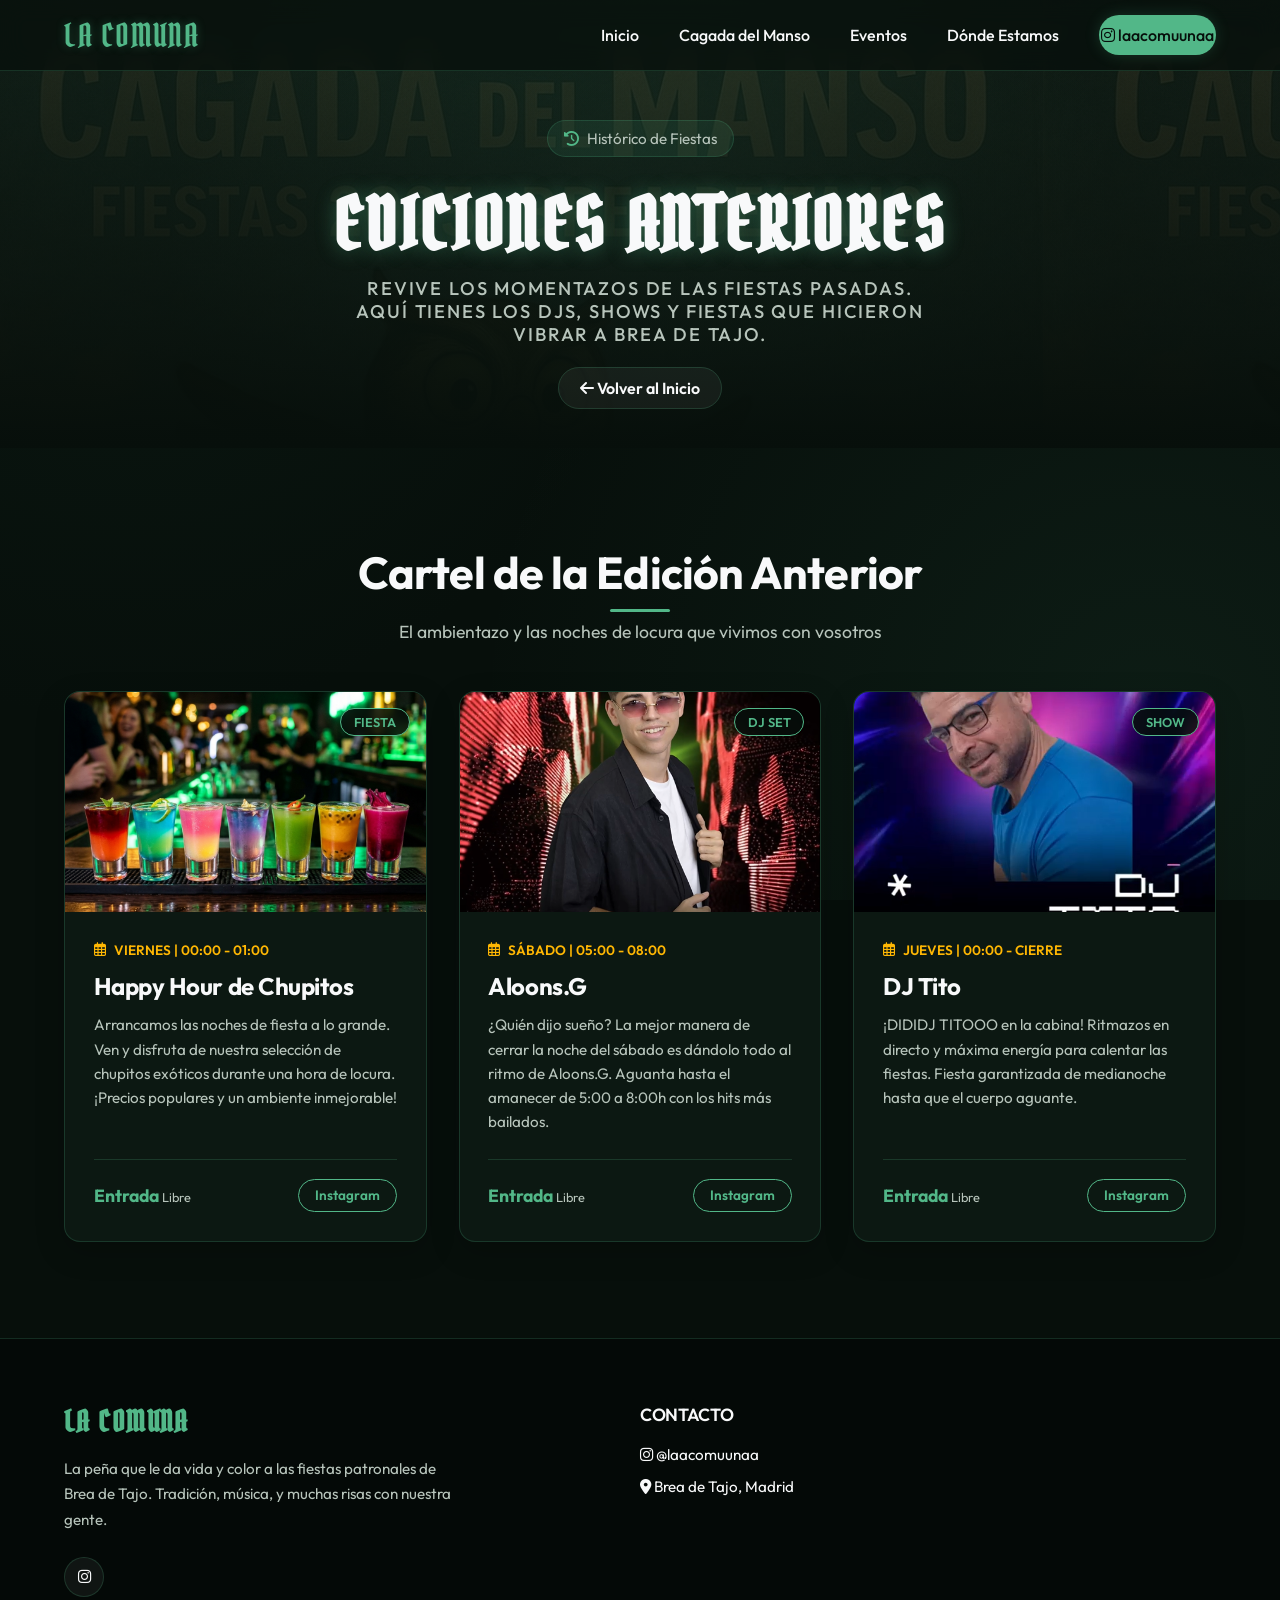
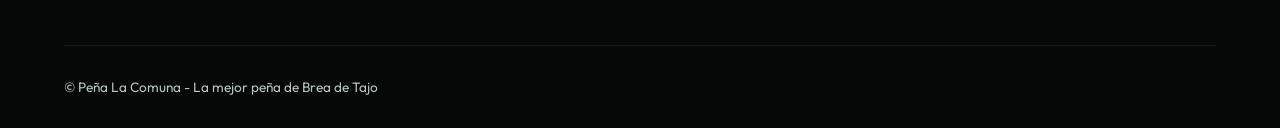
<file: eventos-anteriores.html>
<!DOCTYPE html>
<html lang="es">
<head>
    <meta charset="UTF-8">
    <meta name="viewport" content="width=device-width, initial-scale=1.0">
    
    <!-- Primary SEO Meta Tags -->
    <title>Eventos Anteriores - La Comuna Brea de Tajo</title>
    <meta name="description" content="Historial de eventos y conciertos de la peña La Comuna en las fiestas de Brea de Tajo. Revive el happy hour de chupitos, Aloons.G y DJ Tito.">
    <meta name="keywords" content="La Comuna, Brea de Tajo, peña, eventos anteriores, DJ Tito, Aloons.G, chupitos, fiestas pasadas">
    <meta name="robots" content="index, follow">
    
    <!-- Open Graph -->
    <meta property="og:type" content="website">
    <meta property="og:url" content="https://sites.google.com/view/laacomuunaa/inicio">
    <meta property="og:title" content="Eventos Anteriores - La Comuna Brea de Tajo">
    <meta property="og:description" content="Historial de eventos y conciertos de la peña La Comuna en las fiestas de Brea de Tajo.">
    <meta property="og:image" content="assets/images/cartel_manso.jpg">

    <!-- Favicon -->
    <link rel="icon" href="data:image/svg+xml,<svg xmlns=%22http://www.w3.org/2000/svg%22 viewBox=%220 0 100 100%22><text y=%22.9em%22 font-size=%2290%22>🐂</text></svg>">

    <!-- CSS Links -->
    <link rel="stylesheet" href="https://cdnjs.cloudflare.com/ajax/libs/font-awesome/6.4.0/css/all.min.css">
    <link rel="stylesheet" href="css/styles.css">
</head>
<body>

    <!-- Header Navigation -->
    <header>
        <div class="container nav-container">
            <a href="index.html" class="logo font-pirata">
                LA COMUNA
            </a>
            
            <nav>
                <ul class="nav-links">
                    <li><a href="index.html">Inicio</a></li>
                    <li><a href="cagada-del-manso.html">Cagada del Manso</a></li>
                    <li><a href="index.html#eventos">Eventos</a></li>
                    <li><a href="index.html#donde-estamos">Dónde Estamos</a></li>
                    <li><a href="https://www.instagram.com/laacomuunaa/" target="_blank" class="btn-cta"><i class="fab fa-instagram"></i>  laacomuunaa</a></li>
                </ul>
            </nav>
            
            <button class="menu-toggle" aria-label="Abrir menú">
                <i class="fas fa-bars"></i>
            </button>
        </div>
    </header>

    <main>
        <!-- Hero Section -->
        <section class="hero" style="min-height: 45vh; padding-top: 120px; padding-bottom: 50px;">
            <div class="hero-bg" style="filter: opacity(0.15); background-image: url('assets/images/cartel_manso.jpg');"></div>
            <div class="hero-bg-fallback"></div>
            <div class="container hero-content" style="text-align: center;">
                <div class="location-badge">
                    <i class="fas fa-history"></i> Histórico de Fiestas
                </div>
                <h1 class="font-pirata" style="font-size: clamp(2.5rem, 8vw, 4.5rem); margin-bottom: 1rem;">EDICIONES ANTERIORES</h1>
                <p style="font-size: 1.15rem; max-width: 600px; margin-left: auto; margin-right: auto; color: var(--text-muted);">
                    Revive los momentazos de las fiestas pasadas. Aquí tienes los DJs, shows y fiestas que hicieron vibrar a Brea de Tajo.
                </p>
                <div style="margin-top: 2rem;">
                    <a href="index.html" class="btn-secondary"><i class="fas fa-arrow-left"></i> Volver al Inicio</a>
                </div>
            </div>
        </section>

        <!-- Past Events Grid -->
        <section class="section-padding">
            <div class="container">
                <div class="section-title" style="margin-bottom: 3rem;">
                    <h2>Cartel de la Edición Anterior</h2>
                    <p>El ambientazo y las noches de locura que vivimos con vosotros</p>
                </div>
                
                <div class="events-grid">
                    <!-- Event 1: Happy Hour Chupitos -->
                    <article class="event-card">
                        <div class="event-img">
                            <img src="assets/images/chupitos.png" alt="Happy hour de chupitos exóticos" loading="lazy">
                            <span class="event-badge">FIESTA</span>
                        </div>
                        <div class="event-info">
                            <div class="event-time">
                                <i class="far fa-calendar-alt"></i> Viernes | 00:00 - 01:00
                            </div>
                            <h3>Happy Hour de Chupitos</h3>
                            <p>Arrancamos las noches de fiesta a lo grande. Ven y disfruta de nuestra selección de chupitos exóticos durante una hora de locura. ¡Precios populares y un ambiente inmejorable!</p>
                            <div class="event-footer">
                                <div class="event-price">Entrada <span>Libre</span></div>
                                <a href="https://www.instagram.com/laacomuunaa/" target="_blank" class="btn-card">Instagram</a>
                            </div>
                        </div>
                    </article>

                    <!-- Event 2: Aloons.G -->
                    <article class="event-card">
                        <div class="event-img">
                            <img src="assets/images/djtito.jpg" alt="Dj Aloons G en la fiesta de La Comuna" loading="lazy">
                            <span class="event-badge">DJ SET</span>
                        </div>
                        <div class="event-info">
                            <div class="event-time">
                                <i class="far fa-calendar-alt"></i> Sábado | 05:00 - 08:00
                            </div>
                            <h3>Aloons.G</h3>
                            <p>¿Quién dijo sueño? La mejor manera de cerrar la noche del sábado es dándolo todo al ritmo de Aloons.G. Aguanta hasta el amanecer de 5:00 a 8:00h con los hits más bailados.</p>
                            <div class="event-footer">
                                <div class="event-price">Entrada <span>Libre</span></div>
                                <a href="https://www.instagram.com/laacomuunaa/" target="_blank" class="btn-card">Instagram</a>
                            </div>
                        </div>
                    </article>

                    <!-- Event 3: DJ Tito -->
                    <article class="event-card">
                        <div class="event-img">
                            <img src="assets/images/manso_home.jpg" alt="Dj Tito actuando en directo" loading="lazy">
                            <span class="event-badge">SHOW</span>
                        </div>
                        <div class="event-info">
                            <div class="event-time">
                                <i class="far fa-calendar-alt"></i> Jueves | 00:00 - Cierre
                            </div>
                            <h3>DJ Tito</h3>
                            <p>¡DIDIDJ TITOOO en la cabina! Ritmazos en directo y máxima energía para calentar las fiestas. Fiesta garantizada de medianoche hasta que el cuerpo aguante.</p>
                            <div class="event-footer">
                                <div class="event-price">Entrada <span>Libre</span></div>
                                <a href="https://www.instagram.com/laacomuunaa/" target="_blank" class="btn-card">Instagram</a>
                            </div>
                        </div>
                    </article>
                </div>
            </div>
        </section>
    </main>

    <!-- Footer -->
    <footer>
        <div class="container">
            <div class="footer-grid">
                <div class="footer-info">
                    <h3 class="font-pirata">LA COMUNA</h3>
                    <p>La peña que le da vida y color a las fiestas patronales de Brea de Tajo. Tradición, música, y muchas risas con nuestra gente.</p>
                    <div class="social-links">
                        <a href="https://www.instagram.com/laacomuunaa/" target="_blank" class="social-btn" aria-label="Instagram"><i class="fab fa-instagram"></i></a>
                    </div>
                </div>
                <div class="footer-links">
                    <h4>Contacto</h4>
                    <ul>
                        <li><span class="text-muted"><i class="fab fa-instagram"></i> @laacomuunaa</span></li>
                        <li><span class="text-muted"><i class="fas fa-map-marker-alt"></i> Brea de Tajo, Madrid</span></li>
                    </ul>
                </div>
            </div>
            
            <div class="footer-bottom">
                <p>&copy; Peña La Comuna - La mejor peña de Brea de Tajo</p>
            </div>
        </div>
    </footer>

    <!-- Back to Top Button -->
    <button class="back-to-top" aria-label="Volver arriba">
        <i class="fas fa-arrow-up"></i>
    </button>

    <!-- JS Scripts -->
    <script src="js/main.js"></script>
</body>
</html>
</file>
<file: css/styles.css>
@import url('https://fonts.googleapis.com/css2?family=Outfit:wght@300;400;500;600;700;800&family=Pirata+One&display=swap');

:root {
    --bg-dark: #070f0b;
    --bg-card: rgba(13, 27, 20, 0.85);
    --bg-card-hover: rgba(22, 48, 35, 0.9);
    --border-color: rgba(82, 183, 136, 0.2);
    --border-color-hover: rgba(82, 183, 136, 0.5);
    
    --primary: #52b788;
    --primary-hover: #74c69d;
    --secondary: #1b4332;
    --accent: #ffb703;
    --accent-hover: #ffc300;
    
    --text-main: #f8f9fa;
    --text-muted: #b7c4bb;
    
    --font-display: 'Pirata One', cursive;
    --font-sans: 'Outfit', sans-serif;
    
    --shadow-glow: 0 0 15px rgba(82, 183, 136, 0.2);
    --shadow-glow-hover: 0 0 25px rgba(82, 183, 136, 0.5);
    
    --transition: all 0.3s cubic-bezier(0.4, 0, 0.2, 1);
}

/* Base Styles */
* {
    margin: 0;
    padding: 0;
    box-sizing: border-box;
}

html {
    scroll-behavior: smooth;
    font-family: var(--font-sans);
    background-color: var(--bg-dark);
    color: var(--text-main);
    overflow-x: hidden;
}

body {
    min-height: 100vh;
    display: flex;
    flex-direction: column;
    background-image: 
        radial-gradient(circle at 10% 20%, rgba(27, 67, 50, 0.15) 0%, transparent 40%),
        radial-gradient(circle at 90% 80%, rgba(82, 183, 136, 0.08) 0%, transparent 50%);
    background-attachment: fixed;
}

/* Custom Scrollbar */
::-webkit-scrollbar {
    width: 8px;
}
::-webkit-scrollbar-track {
    background: var(--bg-dark);
}
::-webkit-scrollbar-thumb {
    background: var(--secondary);
    border-radius: 4px;
}
::-webkit-scrollbar-thumb:hover {
    background: var(--primary);
}

/* Typography */
h1, h2, h3, h4 {
    font-weight: 700;
    letter-spacing: -0.02em;
}

.font-pirata {
    font-family: var(--font-display);
    letter-spacing: 0.05em;
}

a {
    color: inherit;
    text-decoration: none;
    transition: var(--transition);
}

/* Layout Utilities */
.container {
    width: 100%;
    max-width: 1200px;
    margin: 0 auto;
    padding: 0 1.5rem;
}

.section-padding {
    padding: 6rem 0;
}

@media (max-width: 768px) {
    .section-padding {
        padding: 4rem 0;
    }
}

/* Header & Navbar */
header {
    position: fixed;
    top: 0;
    left: 0;
    width: 100%;
    z-index: 1000;
    backdrop-filter: blur(12px);
    -webkit-backdrop-filter: blur(12px);
    background-color: rgba(7, 15, 11, 0.75);
    border-bottom: 1px solid var(--border-color);
    transition: var(--transition);
}

header.scrolled {
    background-color: rgba(7, 15, 11, 0.95);
    padding: 0.5rem 0;
    box-shadow: 0 4px 30px rgba(0, 0, 0, 0.3);
}

.nav-container {
    display: flex;
    justify-content: space-between;
    align-items: center;
    height: 70px;
}

.logo {
    display: flex;
    align-items: center;
    gap: 0.5rem;
    font-size: 2rem;
    color: var(--primary);
    text-shadow: 0 0 10px rgba(82, 183, 136, 0.3);
}

.logo span {
    color: var(--accent);
}

.nav-links {
    display: flex;
    list-style: none;
    gap: 2.5rem;
    align-items: center;
}

.nav-links a {
    font-size: 1rem;
    font-weight: 500;
    position: relative;
    padding: 0.5rem 0;
}

.nav-links a::after {
    content: '';
    position: absolute;
    bottom: 0;
    left: 0;
    width: 0;
    height: 2px;
    background-color: var(--primary);
    transition: var(--transition);
}

.nav-links a:hover {
    color: var(--primary);
}

.nav-links a:hover::after,
.nav-links a.active::after {
    width: 100%;
}

.nav-links a.active {
    color: var(--primary);
}

.btn-cta {
    background-color: var(--primary);
    color: #070f0b;
    padding: 0.6rem 1.3rem;
    border-radius: 30px;
    font-weight: 600;
    border: 2px solid transparent;
    box-shadow: var(--shadow-glow);
}

.btn-cta:hover {
    background-color: transparent;
    border-color: var(--primary);
    color: var(--primary);
    box-shadow: var(--shadow-glow-hover);
}

.menu-toggle {
    display: none;
    background: none;
    border: none;
    color: var(--text-main);
    font-size: 1.8rem;
    cursor: pointer;
}

/* Mobile Nav */
@media (max-width: 768px) {
    .menu-toggle {
        display: block;
    }
    
    .nav-links {
        position: fixed;
        top: 70px;
        right: -100%;
        width: 80%;
        max-width: 300px;
        height: calc(100vh - 70px);
        background-color: rgba(7, 15, 11, 0.98);
        border-left: 1px solid var(--border-color);
        flex-direction: column;
        padding: 3rem 2rem;
        gap: 2rem;
        align-items: flex-start;
        transition: var(--transition);
        backdrop-filter: blur(12px);
    }
    
    .nav-links.active {
        right: 0;
    }
}

/* Hero Section */
.hero {
    position: relative;
    padding: 10rem 0 7rem 0;
    display: flex;
    align-items: center;
    justify-content: center;
    text-align: center;
    background: linear-gradient(180deg, rgba(7, 15, 11, 0.2) 0%, var(--bg-dark) 100%);
    overflow: hidden;
}

.hero-bg {
    position: absolute;
    top: 0;
    left: 0;
    width: 100%;
    height: 100%;
    background: 
        linear-gradient(rgba(7, 15, 11, 0.8), rgba(7, 15, 11, 0.95)),
        url('../assets/images/header_bg.jpg') center/cover no-repeat;
    z-index: -1;
    transform: scale(1.05);
    filter: blur(3px);
}

/* If header image fails, this gradient creates a beautiful fallback */
.hero-bg-fallback {
    position: absolute;
    top: 0;
    left: 0;
    width: 100%;
    height: 100%;
    background: 
        radial-gradient(circle at center, rgba(82, 183, 136, 0.15) 0%, transparent 70%),
        linear-gradient(180deg, rgba(13, 27, 20, 0.9) 0%, var(--bg-dark) 100%);
    z-index: -2;
}

.hero-content h1 {
    font-size: 5rem;
    line-height: 1;
    margin-bottom: 1rem;
    color: var(--text-main);
    text-shadow: 0 0 20px rgba(82, 183, 136, 0.4);
    animation: fadeInUp 0.8s ease-out;
}

.hero-content p {
    font-size: 1.5rem;
    color: var(--accent);
    margin-bottom: 2rem;
    font-weight: 500;
    text-transform: uppercase;
    letter-spacing: 0.1em;
    animation: fadeInUp 1s ease-out;
}

.location-badge {
    display: inline-flex;
    align-items: center;
    gap: 0.5rem;
    background-color: rgba(82, 183, 136, 0.1);
    border: 1px solid var(--border-color);
    padding: 0.5rem 1rem;
    border-radius: 20px;
    font-size: 0.95rem;
    color: var(--text-muted);
    margin-bottom: 2rem;
    animation: fadeInUp 1.2s ease-out;
}

.location-badge i {
    color: var(--primary);
}

.hero-cta-group {
    display: flex;
    justify-content: center;
    gap: 1rem;
    animation: fadeInUp 1.4s ease-out;
}

.btn-secondary {
    background-color: rgba(255, 255, 255, 0.05);
    border: 1px solid var(--border-color);
    color: var(--text-main);
    padding: 0.6rem 1.3rem;
    border-radius: 30px;
    font-weight: 600;
}

.btn-secondary:hover {
    background-color: rgba(255, 255, 255, 0.1);
    border-color: var(--text-main);
}

/* Section Title */
.section-title {
    text-align: center;
    margin-bottom: 4rem;
}

.section-title h2 {
    font-size: 2.8rem;
    margin-bottom: 0.5rem;
    position: relative;
    display: inline-block;
}

.section-title h2::after {
    content: '';
    display: block;
    width: 60px;
    height: 3px;
    background-color: var(--primary);
    margin: 0.5rem auto 0 auto;
    border-radius: 2px;
}

.section-title p {
    color: var(--text-muted);
    font-size: 1.1rem;
}

/* Event Cards Grid */
.events-grid {
    display: grid;
    grid-template-columns: repeat(auto-fit, minmax(320px, 1fr));
    gap: 2rem;
}

.event-card {
    background-color: var(--bg-card);
    border: 1px solid var(--border-color);
    border-radius: 16px;
    overflow: hidden;
    transition: var(--transition);
    display: flex;
    flex-direction: column;
    position: relative;
    box-shadow: 0 10px 30px rgba(0, 0, 0, 0.2);
}

.event-card:hover {
    transform: translateY(-8px);
    border-color: var(--border-color-hover);
    box-shadow: var(--shadow-glow-hover);
}

.event-img {
    width: 100%;
    height: 220px;
    position: relative;
    overflow: hidden;
    background-color: rgba(0, 0, 0, 0.3);
}

.event-img img {
    width: 100%;
    height: 100%;
    object-fit: cover;
    transition: var(--transition);
}

.event-card:hover .event-img img {
    transform: scale(1.08);
}

.event-badge {
    position: absolute;
    top: 1rem;
    right: 1rem;
    background-color: rgba(7, 15, 11, 0.85);
    border: 1px solid var(--primary);
    color: var(--primary);
    padding: 0.3rem 0.8rem;
    border-radius: 20px;
    font-size: 0.8rem;
    font-weight: 600;
    backdrop-filter: blur(4px);
}

.event-badge.featured {
    border-color: var(--accent);
    color: var(--accent);
    box-shadow: 0 0 10px rgba(255, 183, 3, 0.3);
}

.event-info {
    padding: 1.8rem;
    display: flex;
    flex-direction: column;
    flex-grow: 1;
}

.event-time {
    display: flex;
    align-items: center;
    gap: 0.5rem;
    font-size: 0.85rem;
    color: var(--accent);
    font-weight: 600;
    margin-bottom: 0.8rem;
    text-transform: uppercase;
}

.event-info h3 {
    font-size: 1.5rem;
    margin-bottom: 0.8rem;
    line-height: 1.2;
}

.event-info p {
    color: var(--text-muted);
    font-size: 0.95rem;
    line-height: 1.6;
    margin-bottom: 1.5rem;
    flex-grow: 1;
}

.event-footer {
    display: flex;
    justify-content: space-between;
    align-items: center;
    border-top: 1px solid var(--border-color);
    padding-top: 1.2rem;
    margin-top: auto;
}

.event-price {
    font-size: 1.1rem;
    font-weight: 700;
    color: var(--primary);
}

.event-price span {
    font-size: 0.8rem;
    color: var(--text-muted);
    font-weight: 400;
}

.btn-card {
    background-color: transparent;
    border: 1px solid var(--primary);
    color: var(--primary);
    padding: 0.4rem 1rem;
    border-radius: 20px;
    font-size: 0.85rem;
    font-weight: 600;
}

.btn-card:hover {
    background-color: var(--primary);
    color: #070f0b;
}

/* Info Banner Section */
.info-banner {
    background: linear-gradient(135deg, var(--secondary) 0%, #0d1b14 100%);
    border-top: 1px solid var(--border-color);
    border-bottom: 1px solid var(--border-color);
    padding: 5rem 0;
    position: relative;
    overflow: hidden;
}

.info-banner::before {
    content: '';
    position: absolute;
    top: 0;
    left: 0;
    width: 100%;
    height: 100%;
    background: radial-gradient(circle at 80% 50%, rgba(82, 183, 136, 0.15) 0%, transparent 60%);
    pointer-events: none;
}

.banner-grid {
    display: grid;
    grid-template-columns: 1fr 1fr;
    gap: 4rem;
    align-items: center;
}

@media (max-width: 768px) {
    .banner-grid {
        grid-template-columns: 1fr;
        gap: 2rem;
    }
}

.banner-text h2 {
    font-size: 2.5rem;
    margin-bottom: 1.5rem;
}

.banner-text p {
    color: var(--text-muted);
    font-size: 1.1rem;
    line-height: 1.8;
    margin-bottom: 2rem;
}

.stats-container {
    display: grid;
    grid-template-columns: 1fr 1fr;
    gap: 2rem;
}

.stat-item {
    background-color: rgba(7, 15, 11, 0.5);
    border: 1px solid var(--border-color);
    padding: 1.5rem;
    border-radius: 12px;
    text-align: center;
}

.stat-number {
    font-size: 2.5rem;
    font-weight: 800;
    color: var(--accent);
    margin-bottom: 0.2rem;
}

.stat-label {
    color: var(--text-muted);
    font-size: 0.9rem;
    text-transform: uppercase;
    letter-spacing: 0.05em;
}

/* Location Map Section */
.location-section {
    background-color: rgba(7, 15, 11, 0.4);
}

.map-card {
    background-color: var(--bg-card);
    border: 1px solid var(--border-color);
    border-radius: 16px;
    overflow: hidden;
    box-shadow: 0 15px 40px rgba(0, 0, 0, 0.4);
}

.map-header {
    padding: 1.5rem 2rem;
    border-bottom: 1px solid var(--border-color);
    display: flex;
    justify-content: space-between;
    align-items: center;
}

.map-header h3 {
    font-size: 1.3rem;
    display: flex;
    align-items: center;
    gap: 0.5rem;
}

.map-header h3 i {
    color: var(--primary);
}

.map-container {
    height: 450px;
    width: 100%;
}

.map-container iframe {
    width: 100%;
    height: 100%;
    border: 0;
    filter: invert(90%) hue-rotate(120deg) brightness(95%) contrast(90%);
}

/* Footer */
footer {
    background-color: #040907;
    border-top: 1px solid var(--border-color);
    padding: 4rem 0 2rem 0;
    margin-top: auto;
    font-size: 0.95rem;
}

.footer-grid {
    display: grid;
    grid-template-columns: 2fr 1fr 1fr;
    gap: 4rem;
    margin-bottom: 3rem;
}

@media (max-width: 768px) {
    .footer-grid {
        grid-template-columns: 1fr;
        gap: 2.5rem;
    }
}

.footer-info h3 {
    font-size: 1.8rem;
    margin-bottom: 1rem;
    color: var(--primary);
}

.footer-info p {
    color: var(--text-muted);
    line-height: 1.7;
    margin-bottom: 1.5rem;
    max-width: 400px;
}

.social-links {
    display: flex;
    gap: 1rem;
}

.social-btn {
    display: flex;
    align-items: center;
    justify-content: center;
    width: 40px;
    height: 40px;
    border-radius: 50%;
    background-color: rgba(255, 255, 255, 0.05);
    border: 1px solid var(--border-color);
    transition: var(--transition);
}

.social-btn:hover {
    background-color: var(--primary);
    color: #070f0b;
    transform: translateY(-3px);
    box-shadow: var(--shadow-glow);
}

.footer-links h4 {
    font-size: 1.1rem;
    margin-bottom: 1.2rem;
    color: var(--text-main);
    text-transform: uppercase;
    font-weight: 600;
}

.footer-links ul {
    list-style: none;
    display: flex;
    flex-direction: column;
    gap: 0.8rem;
}

.footer-links ul a {
    color: var(--text-muted);
}

.footer-links ul a:hover {
    color: var(--primary);
    padding-left: 5px;
}

.footer-bottom {
    border-top: 1px solid rgba(82, 183, 136, 0.1);
    padding-top: 2rem;
    display: flex;
    justify-content: space-between;
    align-items: center;
    color: var(--text-muted);
    font-size: 0.85rem;
}

@media (max-width: 768px) {
    .footer-bottom {
        flex-direction: column;
        gap: 1rem;
        text-align: center;
    }
}

/* Event Specific Styling (Cagada del Manso) */
.event-hero {
    position: relative;
    padding: 8rem 0 4rem 0;
    text-align: center;
    background: linear-gradient(180deg, rgba(27, 67, 50, 0.2) 0%, var(--bg-dark) 100%);
    border-bottom: 1px solid var(--border-color);
}

.event-title-badge {
    display: inline-block;
    background-color: rgba(255, 183, 3, 0.1);
    border: 1px solid var(--accent);
    color: var(--accent);
    padding: 0.4rem 1.2rem;
    border-radius: 30px;
    font-size: 0.9rem;
    font-weight: 600;
    margin-bottom: 1.5rem;
    text-transform: uppercase;
}

.conditions-grid {
    display: grid;
    grid-template-columns: 1.2fr 0.8fr;
    gap: 3rem;
}

@media (max-width: 992px) {
    .conditions-grid {
        grid-template-columns: 1fr;
        gap: 2.5rem;
    }
}

.conditions-card {
    background-color: var(--bg-card);
    border: 1px solid var(--border-color);
    padding: 2.5rem;
    border-radius: 16px;
    box-shadow: 0 10px 30px rgba(0, 0, 0, 0.2);
}

.conditions-card h3 {
    font-size: 1.8rem;
    margin-bottom: 1.5rem;
    color: var(--primary);
    border-left: 4px solid var(--accent);
    padding-left: 0.8rem;
}

.conditions-list {
    list-style: none;
}

.conditions-list li {
    position: relative;
    padding-left: 2rem;
    margin-bottom: 1.5rem;
    font-size: 1.05rem;
    line-height: 1.6;
    color: var(--text-muted);
}

.conditions-list li strong {
    color: var(--text-main);
}

.conditions-list li::before {
    content: '🐃';
    position: absolute;
    left: 0;
    top: 0.1rem;
    font-size: 1.1rem;
}

.media-gallery {
    display: flex;
    flex-direction: column;
    gap: 1.5rem;
}

.gallery-card {
    background-color: var(--bg-card);
    border: 1px solid var(--border-color);
    padding: 1rem;
    border-radius: 12px;
    cursor: pointer;
    overflow: hidden;
    transition: var(--transition);
}

.gallery-card:hover {
    border-color: var(--primary);
    box-shadow: var(--shadow-glow);
    transform: translateY(-3px);
}

.gallery-img-wrapper {
    height: 250px;
    overflow: hidden;
    border-radius: 8px;
    position: relative;
}

.gallery-img-wrapper img {
    width: 100%;
    height: 100%;
    object-fit: cover;
    transition: var(--transition);
}

.gallery-card:hover .gallery-img-wrapper img {
    transform: scale(1.04);
}

.gallery-overlay {
    position: absolute;
    top: 0;
    left: 0;
    width: 100%;
    height: 100%;
    background-color: rgba(7, 15, 11, 0.6);
    display: flex;
    align-items: center;
    justify-content: center;
    opacity: 0;
    transition: var(--transition);
}

.gallery-card:hover .gallery-overlay {
    opacity: 1;
}

.gallery-overlay i {
    font-size: 2rem;
    color: var(--primary);
}

.gallery-caption {
    margin-top: 0.8rem;
    font-weight: 600;
    font-size: 1rem;
    text-align: center;
}

/* Interactive Plaza Grid Simulator */
.interactive-section {
    background-color: rgba(7, 15, 11, 0.3);
    border-top: 1px solid var(--border-color);
    border-bottom: 1px solid var(--border-color);
}

.simulator-container {
    background-color: var(--bg-card);
    border: 1px solid var(--border-color);
    border-radius: 16px;
    padding: 3rem;
    box-shadow: 0 15px 40px rgba(0, 0, 0, 0.4);
}

@media (max-width: 768px) {
    .simulator-container {
        padding: 1.5rem;
    }
}

.simulator-header {
    text-align: center;
    margin-bottom: 2.5rem;
}

.simulator-header h3 {
    font-size: 2rem;
    margin-bottom: 0.5rem;
}

.simulator-header p {
    color: var(--text-muted);
}

.simulator-layout {
    display: grid;
    grid-template-columns: 1.3fr 0.7fr;
    gap: 3rem;
    align-items: start;
}

@media (max-width: 992px) {
    .simulator-layout {
        grid-template-columns: 1fr;
        gap: 2rem;
    }
}

.plaza-container {
    min-width: 0;
    width: 100%;
    max-width: 100%;
    overflow: hidden;
}

.grid-wrapper {
    background-color: #030805;
    border: 2px solid var(--secondary);
    padding: 1rem;
    border-radius: 12px;
    display: flex;
    overflow: auto;
    max-height: 580px;
    width: 100%;
    max-width: 100%;
}

/* Plaza Grid 25x25 */
.plaza-grid {
    display: grid;
    grid-template-columns: repeat(25, 1fr);
    grid-template-rows: repeat(25, 1fr);
    gap: 2px;
    width: 550px;
    height: 550px;
    margin: auto;
    user-select: none;
    font-size: 0.52rem;
}

@media (max-width: 480px) {
    .plaza-grid {
        width: 480px;
        height: 480px;
        gap: 1px;
    }
}

.grid-cell {
    background-color: rgba(82, 183, 136, 0.1);
    border: 1px solid rgba(82, 183, 136, 0.3);
    border-radius: 2px;
    display: flex;
    align-items: center;
    justify-content: center;
    font-size: inherit;
    font-weight: 600;
    cursor: pointer;
    transition: var(--transition);
    color: var(--text-muted);
    aspect-ratio: 1;
}

.grid-cell:hover {
    background-color: var(--primary);
    color: #070f0b;
    transform: scale(1.1);
    z-index: 10;
    box-shadow: 0 0 10px var(--primary);
}

.grid-cell.reserved {
    background-color: rgba(255, 183, 3, 0.15);
    border-color: rgba(255, 183, 3, 0.4);
    color: var(--accent);
}

.grid-cell.reserved:hover {
    background-color: var(--accent);
    color: #070f0b;
    box-shadow: 0 0 10px var(--accent);
}

.grid-cell.assigned {
    background-color: rgba(214, 40, 40, 0.2);
    border-color: rgba(214, 40, 40, 0.5);
    color: #ff8b8b;
}

.grid-cell.assigned:hover {
    background-color: #d62828;
    color: white;
    box-shadow: 0 0 10px #d62828;
}

.grid-cell.winner {
    background-color: #d62828 !important;
    border-color: #f77f00 !important;
    color: white !important;
    animation: pulse 1.5s infinite;
}

.simulator-info {
    background-color: rgba(7, 15, 11, 0.5);
    border: 1px solid var(--border-color);
    border-radius: 12px;
    padding: 2rem;
}

.legend-list {
    list-style: none;
    display: flex;
    flex-direction: column;
    gap: 1rem;
    margin-bottom: 2rem;
    border-bottom: 1px solid var(--border-color);
    padding-bottom: 1.5rem;
}

.legend-item {
    display: flex;
    align-items: center;
    gap: 0.8rem;
    font-size: 0.95rem;
}

.legend-color {
    width: 20px;
    height: 20px;
    border-radius: 4px;
}

.color-free {
    background-color: rgba(82, 183, 136, 0.15);
    border: 1px solid var(--primary);
}

.color-sold {
    background-color: rgba(255, 183, 3, 0.15);
    border: 1px solid var(--accent);
}

.color-winner {
    background-color: rgba(214, 40, 40, 0.2);
    border: 1px solid rgba(214, 40, 40, 0.5);
}

.cell-details-panel {
    display: flex;
    flex-direction: column;
    gap: 1rem;
}

.cell-details-panel h4 {
    font-size: 1.1rem;
    color: var(--primary);
    text-transform: uppercase;
}

.detail-row {
    display: flex;
    justify-content: space-between;
    font-size: 0.95rem;
    border-bottom: 1px dashed rgba(82, 183, 136, 0.1);
    padding-bottom: 0.5rem;
}

.detail-label {
    color: var(--text-muted);
}

.detail-value {
    font-weight: 600;
}

.btn-simulator-action {
    display: block;
    width: 100%;
    text-align: center;
    background-color: var(--primary);
    color: #070f0b;
    padding: 0.8rem 1.5rem;
    border-radius: 8px;
    font-weight: 700;
    margin-top: 1rem;
    border: none;
    cursor: pointer;
    box-shadow: var(--shadow-glow);
    transition: var(--transition);
}

.btn-simulator-action:hover:not(:disabled) {
    background-color: var(--primary-hover);
    box-shadow: var(--shadow-glow-hover);
}

.btn-simulator-action:disabled {
    opacity: 0.5;
    cursor: not-allowed;
}

/* Reservation Form Styles */
.reserve-form {
    display: flex;
    flex-direction: column;
    gap: 1rem;
    margin-top: 1rem;
}

.form-group {
    display: flex;
    flex-direction: column;
    gap: 0.4rem;
}

.form-group label {
    font-size: 0.85rem;
    color: var(--text-muted);
    font-weight: 500;
}

.form-group input {
    background-color: rgba(7, 15, 11, 0.6);
    border: 1px solid var(--border-color);
    padding: 0.6rem 0.8rem;
    border-radius: 6px;
    color: var(--text-main);
    font-family: var(--font-sans);
    font-size: 0.95rem;
    transition: var(--transition);
}

.form-group input:focus {
    outline: none;
    border-color: var(--primary);
    box-shadow: 0 0 8px rgba(82, 183, 136, 0.3);
}

/* Status Messages */
.status-msg {
    margin-top: 1rem;
    padding: 0.8rem 1rem;
    border-radius: 6px;
    font-size: 0.9rem;
    line-height: 1.4;
    display: none;
    align-items: center;
    gap: 0.5rem;
}

.status-msg.error {
    display: flex;
    background-color: rgba(214, 40, 40, 0.1);
    border: 1px solid rgba(214, 40, 40, 0.4);
    color: #ff8b8b;
}

.status-msg.success {
    display: flex;
    background-color: rgba(82, 183, 136, 0.1);
    border: 1px solid rgba(82, 183, 136, 0.4);
    color: var(--primary);
}

.status-msg.info {
    display: flex;
    background-color: rgba(255, 183, 3, 0.1);
    border: 1px solid rgba(255, 183, 3, 0.4);
    color: var(--accent);
}

/* Spin animation for loading state */
.spinner {
    animation: rotate 1s linear infinite;
    width: 16px;
    height: 16px;
}

@keyframes rotate {
    100% {
        transform: rotate(360deg);
    }
}

/* Lightbox Modal */
.lightbox {
    position: fixed;
    top: 0;
    left: 0;
    width: 100%;
    height: 100%;
    background-color: rgba(7, 15, 11, 0.95);
    z-index: 2000;
    display: flex;
    align-items: center;
    justify-content: center;
    opacity: 0;
    pointer-events: none;
    transition: var(--transition);
}

.lightbox.active {
    opacity: 1;
    pointer-events: auto;
}

.lightbox-content {
    max-width: 90%;
    max-height: 85%;
    position: relative;
}

.lightbox-content img {
    max-width: 100%;
    max-height: 80vh;
    border-radius: 8px;
    border: 2px solid var(--secondary);
    box-shadow: 0 10px 40px rgba(0, 0, 0, 0.5);
}

.lightbox-close {
    position: absolute;
    top: -40px;
    right: 0;
    color: white;
    font-size: 2rem;
    cursor: pointer;
    background: none;
    border: none;
}

.lightbox-caption {
    text-align: center;
    margin-top: 1rem;
    font-size: 1.1rem;
    color: var(--text-main);
    font-weight: 500;
}

/* Back to Top Button */
.back-to-top {
    position: fixed;
    bottom: 2rem;
    right: 2rem;
    background-color: var(--primary);
    color: #070f0b;
    width: 45px;
    height: 45px;
    border-radius: 50%;
    display: flex;
    align-items: center;
    justify-content: center;
    box-shadow: var(--shadow-glow);
    cursor: pointer;
    opacity: 0;
    visibility: hidden;
    z-index: 999;
    transition: var(--transition);
}

.back-to-top.visible {
    opacity: 1;
    visibility: visible;
}

.back-to-top:hover {
    transform: translateY(-3px);
    background-color: var(--accent);
    color: #070f0b;
    box-shadow: 0 0 15px rgba(255, 183, 3, 0.4);
}

/* Animations */
@keyframes fadeInUp {
    from {
        opacity: 0;
        transform: translateY(20px);
    }
    to {
        opacity: 1;
        transform: translateY(0);
    }
}

@keyframes pulse {
    0% {
        transform: scale(1);
        box-shadow: 0 0 0 0 rgba(214, 40, 40, 0.7);
    }
    70% {
        transform: scale(1.1);
        box-shadow: 0 0 0 10px rgba(214, 40, 40, 0);
    }
    100% {
        transform: scale(1);
        box-shadow: 0 0 0 0 rgba(214, 40, 40, 0);
    }
}

/* Search Box and Zoom Styles */
.search-box {
    display: flex;
    justify-content: center;
    gap: 0.5rem;
    margin-top: 1.5rem;
    max-width: 450px;
    margin-left: auto;
    margin-right: auto;
}

.search-box input {
    background-color: rgba(7, 15, 11, 0.6);
    border: 1px solid var(--border-color);
    padding: 0.5rem 0.8rem;
    border-radius: 6px;
    color: var(--text-main);
    font-family: var(--font-sans);
    font-size: 0.95rem;
    width: 50%;
    transition: var(--transition);
}

.search-box input:focus {
    outline: none;
    border-color: var(--primary);
    box-shadow: 0 0 8px rgba(82, 183, 136, 0.3);
}

.btn-search {
    background-color: var(--primary);
    color: #070f0b;
    border: none;
    padding: 0.5rem 1.2rem;
    border-radius: 6px;
    font-weight: 600;
    cursor: pointer;
    transition: var(--transition);
    display: flex;
    align-items: center;
    gap: 0.4rem;
}

.btn-search:hover {
    background-color: var(--primary-hover);
    box-shadow: var(--shadow-glow);
}

.btn-reset {
    background-color: rgba(255, 255, 255, 0.05);
    border: 1px solid var(--border-color);
    color: var(--text-main);
    padding: 0.5rem 1.2rem;
    border-radius: 6px;
    font-weight: 600;
    cursor: pointer;
    transition: var(--transition);
    display: flex;
    align-items: center;
    gap: 0.4rem;
}

.btn-reset:hover {
    background-color: rgba(255, 255, 255, 0.1);
    border-color: var(--text-main);
}

.grid-cell.highlighted-search {
    animation: searchFlash 2.5s infinite alternate;
    z-index: 15;
}

@keyframes searchFlash {
    0% {
        transform: scale(1);
        box-shadow: 0 0 0 0 rgba(255, 183, 3, 0.8);
        background-color: var(--accent);
        color: #070f0b;
    }
    50% {
        transform: scale(1.25);
        box-shadow: 0 0 20px 5px rgba(255, 183, 3, 0.9);
        background-color: var(--accent);
        color: #070f0b;
    }
    100% {
        transform: scale(1);
        box-shadow: 0 0 0 0 rgba(255, 183, 3, 0.8);
        background-color: var(--accent);
        color: #070f0b;
    }
}

.plaza-grid.zoomed-view .grid-cell {
    font-size: 1.1rem !important;
    border-radius: 6px;
}

/* Placeholder Card Styles */
.placeholder-card {
    border: 2px dashed rgba(82, 183, 136, 0.4) !important;
    background-color: rgba(82, 183, 136, 0.02) !important;
}

.placeholder-overlay {
    height: 100%;
    width: 100%;
    display: flex;
    justify-content: center;
    align-items: center;
    background: linear-gradient(135deg, #070f0b 0%, #030805 100%);
    position: relative;
    overflow: hidden;
}

.placeholder-overlay::before {
    content: '';
    position: absolute;
    width: 150%;
    height: 150%;
    background: radial-gradient(circle, rgba(82, 183, 136, 0.12) 0%, transparent 60%);
    animation: rotateBg 12s linear infinite;
}

@keyframes rotateBg {
    0% { transform: rotate(0deg); }
    100% { transform: rotate(360deg); }
}

.placeholder-title {
    font-family: var(--font-display);
    font-size: 1.5rem;
    color: var(--primary);
    letter-spacing: 2px;
    z-index: 2;
    text-shadow: 0 0 10px rgba(82, 183, 136, 0.4);
}
</file>
